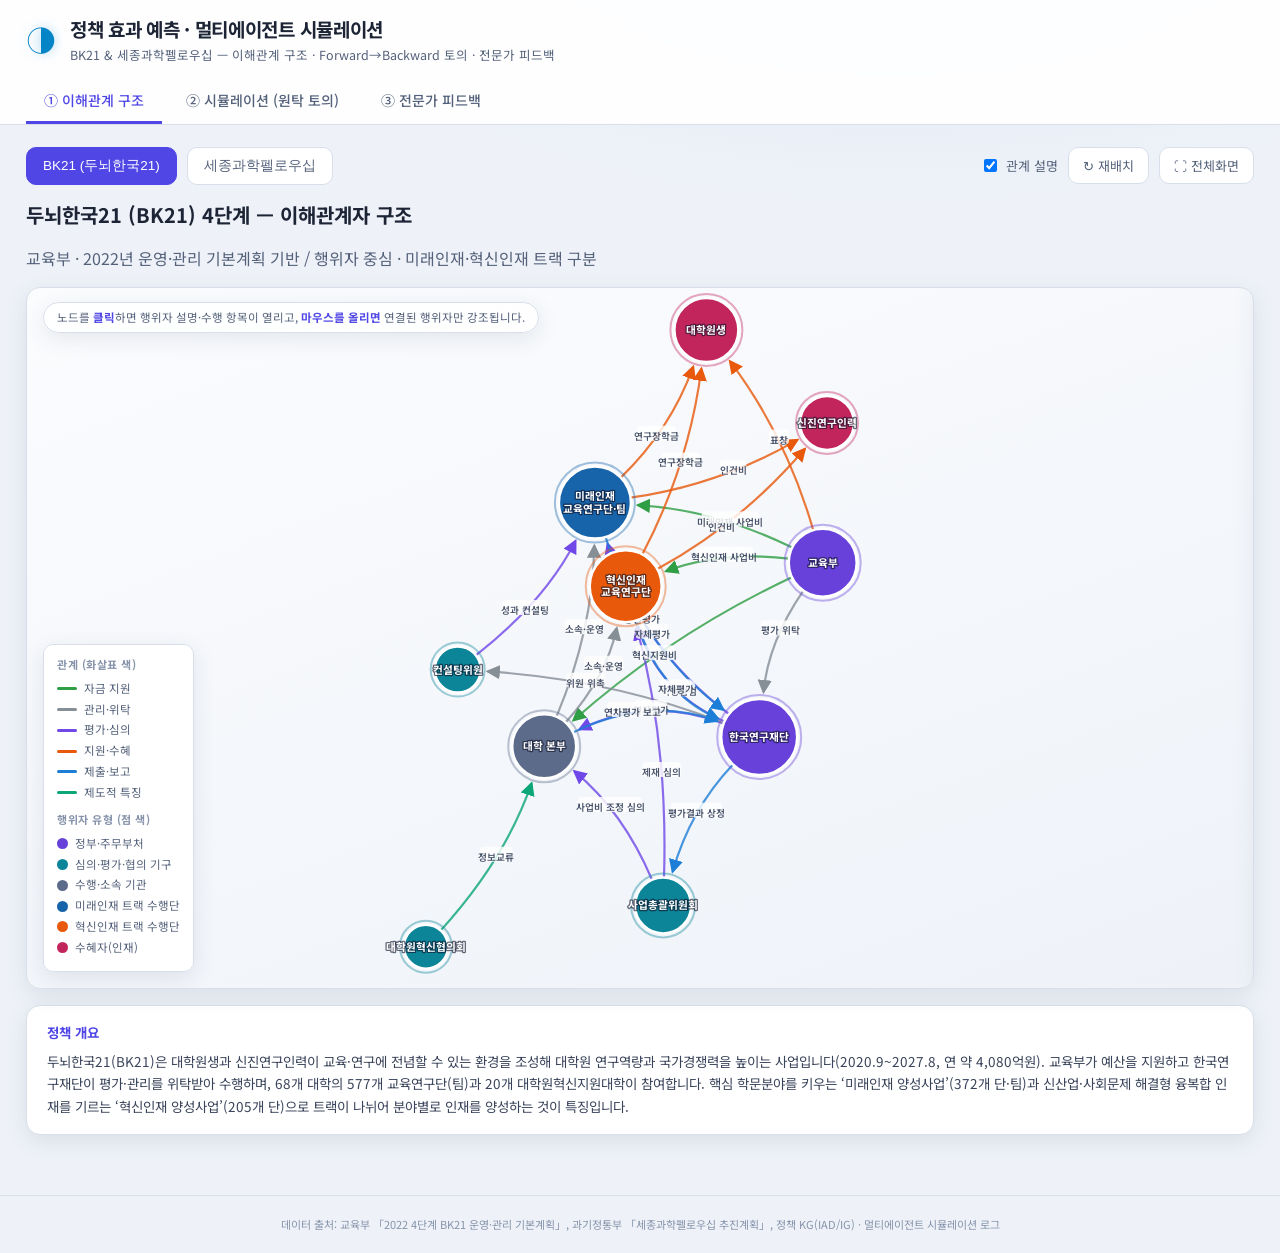
<file: web/index.html>
<!DOCTYPE html>
<html lang="ko">
<head>
<meta charset="UTF-8">
<meta name="viewport" content="width=device-width, initial-scale=1.0">
<title>정책 시뮬레이션 · 이해관계 시각화</title>
<link rel="preconnect" href="https://fonts.googleapis.com">
<link href="https://fonts.googleapis.com/css2?family=Noto+Sans+KR:wght@300;400;500;700;900&display=swap" rel="stylesheet">
<link rel="stylesheet" href="css/styles.css">
</head>
<body>
<header class="topbar">
  <div class="brand">
    <span class="logo">◑</span>
    <div>
      <h1>정책 효과 예측 · 멀티에이전트 시뮬레이션</h1>
      <p class="sub">BK21 &amp; 세종과학펠로우십 — 이해관계 구조 · Forward→Backward 토의 · 전문가 피드백</p>
    </div>
  </div>
  <nav class="tabs">
    <button class="tab active" data-tab="graph">① 이해관계 구조</button>
    <button class="tab" data-tab="sim">② 시뮬레이션 (원탁 토의)</button>
    <button class="tab" data-tab="feedback">③ 전문가 피드백</button>
  </nav>
</header>

<main>
  <!-- ============ TAB 1: KNOWLEDGE GRAPH ============ -->
  <section id="tab-graph" class="tab-panel active">
    <div class="panel-head">
      <div class="graph-switch">
        <button class="gbtn active" data-graph="bk21">BK21 (두뇌한국21)</button>
        <button class="gbtn" data-graph="ssf">세종과학펠로우십</button>
      </div>
      <div class="graph-controls">
        <label class="chk"><input type="checkbox" id="toggleLabels" checked> 관계 설명</label>
        <button id="replayGraph" class="ghost-btn">↻ 재배치</button>
        <button id="graphFull" class="ghost-btn">⛶ 전체화면</button>
      </div>
    </div>
    <div class="graph-meta">
      <h2 id="graphTitle"></h2>
      <p id="graphSubtitle" class="muted"></p>
    </div>
    <div class="graph-wrap">
      <svg id="graphSvg"></svg>
      <div class="legend" id="graphLegend"></div>
      <div class="hint-chip">노드를 <b>클릭</b>하면 행위자 설명·수행 항목이 열리고, <b>마우스를 올리면</b> 연결된 행위자만 강조됩니다.</div>
      <aside class="node-panel" id="nodePanel"></aside>
    </div>
    <div class="graph-overview" id="graphOverview"></div>
  </section>

  <!-- ============ TAB 2: SIMULATION ============ -->
  <section id="tab-sim" class="tab-panel">
    <div class="panel-head">
      <div class="sim-scenario">
        <div class="sim-policy" id="simPolicy"></div>
        <label>시나리오</label>
        <select id="scenarioSel"></select>
        <span class="pass-badge" id="passBadge">진행 방식: <b>Forward → Backward</b></span>
      </div>
    </div>

    <div class="sim-layout">
      <!-- left: round table -->
      <div class="table-col">
        <div class="roundtable-wrap">
          <svg id="tableSvg" viewBox="0 0 600 600"></svg>
          <div class="table-center" id="tableCenter">
            <div class="tc-phase" id="tcPhase">투입 · Inputs</div>
            <div class="tc-dir" id="tcDir">FORWARD ▸ 하향식 추정</div>
            <div class="tc-consensus" id="tcConsensus"></div>
          </div>
        </div>
        <div class="sim-controls">
          <button id="prevStep" class="ctrl">◂ 이전</button>
          <button id="playPause" class="ctrl primary">▶ 자동재생</button>
          <button id="nextStep" class="ctrl">다음 ▸</button>
        </div>
        <div class="step-caption" id="stepCaption"></div>
        <!-- forward -> backward U-turn flow map (below the round table) -->
        <div class="flow-label">전체 진행 흐름 <span class="muted-sm">(forward 전 과정 → backward 전 과정)</span></div>
        <div class="flow-map" id="flowMap"></div>
      </div>

      <!-- right: compact results + detail -->
      <div class="recon-col">
        <h3 id="reconTitle">이 단계의 결론</h3>
        <div id="reconPanel" class="recon-panel"></div>
        <div class="detail-box" id="detailBox"></div>
      </div>
    </div>
  </section>

  <!-- ============ TAB 3: FEEDBACK ============ -->
  <section id="tab-feedback" class="tab-panel">
    <div class="fb-head">
      <h2 class="fb-title" id="fbTitle"></h2>
      <p id="fbIntro" class="fb-intro"></p>
    </div>
    <div class="fb-layout">
      <aside class="fb-nav" id="fbNav"></aside>
      <div class="fb-checklist" id="fbChecklist"></div>
    </div>
    <p class="fb-basis" id="fbBasis"></p>
  </section>
</main>

<footer class="foot">
  <span>데이터 출처: 교육부 「2022 4단계 BK21 운영·관리 기본계획」, 과기정통부 「세종과학펠로우십 추진계획」, 정책 KG(IAD/IG) · 멀티에이전트 시뮬레이션 로그</span>
</footer>

<script src="js/graph.js"></script>
<script src="js/simulation.js"></script>
<script src="js/feedback.js"></script>
<script src="js/main.js"></script>
</body>
</html>
</file>
<file: web/css/styles.css>
:root{
  --bg:#eef2f8; --bg2:#e4e9f2; --panel:#ffffff; --panel2:#f3f6fb;
  --line:#d8dfea; --text:#1c2435; --muted:#54617a; --muted2:#8693aa;
  --accent:#4f46e5; --accent2:#0284c7; --good:#16a34a; --warn:#d97706; --bad:#dc2626;
  --radius:14px; --shadow:0 6px 22px rgba(40,55,90,.10);
}
*{box-sizing:border-box}
html,body{margin:0;padding:0}
body{
  font-family:'Noto Sans KR',system-ui,sans-serif;
  background:radial-gradient(1200px 600px at 70% -10%,#dde6f6 0%,var(--bg) 55%);
  color:var(--text); min-height:100vh; line-height:1.55;
}
h1,h2,h3{margin:0;font-weight:700}
.muted{color:var(--muted)} .muted-sm{color:var(--muted2);font-size:.78em;font-weight:400}

/* ---------- top bar ---------- */
.topbar{
  position:sticky;top:0;z-index:50;
  background:rgba(255,255,255,.92);backdrop-filter:blur(10px);
  border-bottom:1px solid var(--line);
  padding:14px 26px 0;
}
.brand{display:flex;align-items:center;gap:14px}
.logo{font-size:30px;color:var(--accent2);filter:drop-shadow(0 0 6px rgba(2,132,199,.3))}
.topbar h1{font-size:19px;letter-spacing:-.3px}
.sub{margin:2px 0 0;font-size:12.5px;color:var(--muted)}
.tabs{display:flex;gap:6px;margin-top:14px}
.tab{
  background:none;border:none;color:var(--muted);cursor:pointer;
  padding:11px 18px;font-size:14px;font-weight:500;font-family:inherit;
  border-bottom:3px solid transparent;transition:.18s;border-radius:8px 8px 0 0;
}
.tab:hover{color:var(--text);background:rgba(79,70,229,.05)}
.tab.active{color:var(--accent);border-bottom-color:var(--accent)}

main{max-width:1320px;margin:0 auto;padding:22px 26px 60px}
.tab-panel{display:none;animation:fade .35s}
.tab-panel.active{display:block}
@keyframes fade{from{opacity:0;transform:translateY(6px)}to{opacity:1}}

.panel-head{display:flex;justify-content:space-between;align-items:center;flex-wrap:wrap;gap:12px;margin-bottom:14px}
.ghost-btn,.ctrl{font-family:inherit}

/* ---------- graph tab ---------- */
.graph-switch,.graph-controls,.sim-scenario{display:flex;align-items:center;gap:10px}
.gbtn,.fbf{
  background:var(--panel);border:1px solid var(--line);color:var(--muted);
  padding:9px 16px;border-radius:10px;cursor:pointer;font-size:13.5px;font-weight:500;transition:.16s;
}
.gbtn:hover,.fbf:hover{border-color:var(--accent);color:var(--text)}
.gbtn.active,.fbf.active{background:var(--accent);border-color:var(--accent);color:#fff}
.chk{font-size:13px;color:var(--muted);display:flex;gap:6px;align-items:center;cursor:pointer}
.ghost-btn{background:var(--panel);border:1px solid var(--line);color:var(--muted);padding:8px 14px;border-radius:10px;cursor:pointer;font-size:13px}
.ghost-btn:hover{color:var(--text);border-color:var(--accent)}

.graph-meta{margin-bottom:10px}
.graph-meta h2{font-size:20px}
.note-box{
  margin:10px 0 0;padding:11px 15px;background:#eef4fb;border-left:3px solid var(--accent2);
  border-radius:8px;font-size:13.5px;color:#3a4965
}
.graph-wrap{position:relative;background:linear-gradient(160deg,#fbfcfe,#eef2f8);border:1px solid var(--line);border-radius:var(--radius);overflow:hidden;box-shadow:var(--shadow);height:78vh;min-height:560px}
#graphSvg{width:100%;height:100%;display:block;cursor:grab}
#graphSvg:active{cursor:grabbing}
.graph-wrap.fullscreen{position:fixed;inset:0;z-index:300;height:100vh;width:100vw;border-radius:0;border:none}
body.graph-full-open{overflow:hidden}
.legend{position:absolute;left:16px;bottom:16px;background:rgba(255,255,255,.93);border:1px solid var(--line);border-radius:10px;padding:11px 13px;font-size:11.5px;max-width:250px;backdrop-filter:blur(4px);box-shadow:var(--shadow);z-index:5}
.legend h4{font-size:11px;color:var(--muted2);text-transform:uppercase;letter-spacing:.5px;margin:0 0 7px}
.legend .lg-row{display:flex;align-items:center;gap:7px;margin:3px 0;color:var(--muted)}
.legend .lg-line{width:20px;height:3px;border-radius:2px;flex:none}
.legend .lg-dot{width:11px;height:11px;border-radius:50%;flex:none}
.hint-chip{position:absolute;top:14px;left:16px;background:rgba(255,255,255,.9);border:1px solid var(--line);border-radius:20px;padding:6px 13px;font-size:11.5px;color:var(--muted);box-shadow:var(--shadow);z-index:5}
.hint-chip b{color:var(--accent)}

/* svg graph elements */
.gnode{cursor:pointer}
.gnode circle{transition:stroke-width .15s,opacity .2s}
.gnode-label{font-size:10.7px;fill:#fff;pointer-events:none;font-weight:700;
  paint-order:stroke;stroke:rgba(15,20,42,.62);stroke-width:2.6px;stroke-linejoin:round}
.gnode.sel circle:nth-child(2){stroke:var(--text);stroke-width:3.5}
.gedge{transition:opacity .2s}
.gedge-label{font-size:9.7px;fill:#48536a;pointer-events:none;font-weight:600}
.gedge-bg{pointer-events:none}
.dim{opacity:.08}
.hl{opacity:1 !important;stroke-width:3 !important}

/* node inspector panel */
.node-panel{position:absolute;top:0;right:0;width:340px;max-width:86%;height:100%;
  background:#fff;border-left:1px solid var(--line);box-shadow:-8px 0 28px rgba(40,55,90,.14);
  padding:18px 20px 22px;overflow-y:auto;transform:translateX(105%);transition:transform .28s;z-index:15}
.node-panel.show{transform:translateX(0)}
.np-close{position:absolute;top:12px;right:14px;border:none;background:var(--panel2);color:var(--muted);
  width:28px;height:28px;border-radius:8px;font-size:18px;cursor:pointer;line-height:1}
.np-close:hover{background:#e7ecf4;color:var(--text)}
.np-grp{font-size:11.5px;font-weight:700;margin-bottom:6px}
.np-title{font-size:19px;margin:0}
.np-sub{font-size:12px;color:var(--muted);margin-top:2px}
.np-bullets{margin:14px 0 4px;padding-left:18px;display:flex;flex-direction:column;gap:6px}
.np-bullets li{font-size:13px;line-height:1.55;color:var(--text)}
.np-items-head{margin-top:16px;font-size:12.5px;font-weight:700;color:var(--text)}
.np-cat{margin-top:11px}
.np-cat-name{font-size:11px;font-weight:700}
.np-chips{display:flex;flex-wrap:wrap;gap:6px;margin-top:5px}
.np-chip{font-size:11.5px;background:var(--panel2);border:1px solid var(--line);border-left-width:3px;
  color:var(--text);padding:5px 10px;border-radius:8px;cursor:pointer;transition:.14s;font-family:inherit}
.np-chip:hover{background:#eef2fb}
.np-chip.active{background:#eef0fe;box-shadow:0 0 0 2px rgba(79,70,229,.18)}
.np-deontic{display:inline-block;background:var(--bad);color:#fff;font-size:9px;font-weight:700;
  padding:1px 5px;border-radius:6px;margin-right:5px;vertical-align:1px}
.np-deontic.sm{font-size:9px;margin-left:4px}
.np-detail{margin-top:14px;font-size:12.5px;line-height:1.6;color:var(--text);min-height:10px;
  padding:0 2px}
.np-detail:not(:empty){background:var(--panel2);border:1px solid var(--line);border-radius:10px;padding:11px 13px}

/* policy overview under graph */
.graph-overview{margin-top:16px;background:var(--panel);border:1px solid var(--line);border-radius:var(--radius);
  padding:16px 20px;box-shadow:var(--shadow)}
.graph-overview h4{font-size:13.5px;color:var(--accent);margin:0 0 7px}
.graph-overview p{margin:0;font-size:13.5px;line-height:1.7;color:#39435a}

/* ---------- simulation tab ---------- */
.pass-badge{margin-left:8px;font-size:12.5px;color:var(--muted);background:var(--panel2);padding:7px 13px;border-radius:20px;border:1px solid var(--line)}
.pass-badge b{color:var(--accent2)} .pass-badge i{color:var(--good);font-style:normal;font-size:11px}
.sim-policy{display:flex;gap:6px;margin-right:6px}
.spbtn{background:var(--panel);border:1px solid var(--line);color:var(--muted);padding:8px 14px;border-radius:9px;cursor:pointer;font-size:13px;font-weight:600;font-family:inherit;transition:.15s}
.spbtn:hover{border-color:var(--accent);color:var(--text)}
.spbtn.active{background:var(--accent);border-color:var(--accent);color:#fff}
.sim-scenario label{font-size:13px;color:var(--muted)}
#scenarioSel{background:var(--panel);color:var(--text);border:1px solid var(--line);border-radius:9px;padding:8px 12px;font-family:inherit;font-size:13px}

.sim-layout{display:grid;grid-template-columns:1.5fr .82fr;gap:20px}
@media(max-width:960px){.sim-layout{grid-template-columns:1fr}}

.phase-track{display:flex;gap:5px;margin-bottom:12px;flex-wrap:wrap}
.phase-pill{flex:1;min-width:90px;text-align:center;background:var(--panel);border:1px solid var(--line);border-radius:9px;padding:8px 6px;font-size:12px;color:var(--muted);position:relative;transition:.2s;cursor:pointer}
.phase-pill .pp-en{display:block;font-size:9.5px;color:var(--muted2);letter-spacing:.5px}
.phase-pill.done{border-color:#86d3a8;background:#edf9f1;color:#1f7a4a}
.phase-pill.active{background:var(--accent);border-color:var(--accent);color:#fff;box-shadow:0 4px 14px rgba(79,70,229,.3)}
.phase-pill.active .pp-en{color:#dfe0fb}
.phase-pill .pp-flag{position:absolute;top:-7px;right:-5px;font-size:10px;background:var(--warn);color:#fff;border-radius:10px;padding:1px 6px;font-weight:700}

.roundtable-wrap{position:relative;background:radial-gradient(circle at 50% 42%,#ffffff,#e7edf6);border:1px solid var(--line);border-radius:var(--radius);box-shadow:var(--shadow);aspect-ratio:1/1;max-height:660px;margin:0 auto;overflow:hidden}
#tableSvg{width:100%;height:100%;display:block}
.table-center{position:absolute;top:50%;left:50%;transform:translate(-50%,-50%);text-align:center;width:160px;pointer-events:none}
.tc-phase{font-size:14px;font-weight:700;color:var(--text)}
.tc-dir{font-size:10.5px;letter-spacing:1px;color:var(--accent);margin-top:3px;font-weight:700}
.tc-consensus{margin-top:8px;font-size:11px;color:var(--text)}

.sim-controls{display:flex;justify-content:center;gap:10px;margin-top:14px}
.ctrl{background:var(--panel);border:1px solid var(--line);color:var(--text);padding:10px 18px;border-radius:10px;cursor:pointer;font-size:13.5px;transition:.15s}
.ctrl:hover{border-color:var(--accent)}
.ctrl.primary{background:var(--accent);border-color:var(--accent);color:#fff;font-weight:500}
.ctrl:disabled{opacity:.4;cursor:default}
.step-caption{margin-top:12px;text-align:center;font-size:13px;color:var(--muted);min-height:20px}

/* seat + bubble */
.seat-g text.seat-name{font-size:12px;font-weight:700;fill:var(--text)}
.seat-g text.seat-role{font-size:9.5px}
.bubble{position:absolute;background:#fff;color:#1a2235;border-radius:12px;padding:10px 12px;font-size:11.5px;max-width:248px;box-shadow:0 8px 22px rgba(40,55,90,.22);border:1px solid var(--line);opacity:0;transform:scale(.8);transition:.25s;z-index:10;line-height:1.45}
.bubble.show{opacity:1;transform:scale(1)}
.bubble .b-name{font-weight:700;font-size:12px;color:#16203a;margin-bottom:5px}
.bubble .b-role{font-weight:500;font-size:10px;color:var(--muted)}
.bubble .b-chips{display:flex;flex-wrap:wrap;gap:4px}
.pchip{display:inline-block;white-space:nowrap;background:#f1f4fa;border:1px solid var(--line);border-radius:7px;padding:2px 7px;font-size:10.5px;color:#46556f}
.pchip b{color:#16203a;font-weight:700}
.pchip.hot{background:#fff3e0;border-color:#f0a93c;color:#9a5b00}
.pchip.hot b{color:#9a5b00}
.bubble.outlier{border:2px solid var(--warn)}
.bubble .b-flag{display:inline-block;background:var(--warn);color:#fff;font-size:9px;font-weight:700;padding:1px 6px;border-radius:8px;margin-bottom:5px}

/* reconciliation panel */
.recon-col h3{font-size:15px;margin-bottom:10px}
.recon-panel{display:flex;flex-direction:column;gap:11px}
.recon-card{background:var(--panel);border:1px solid var(--line);border-radius:12px;padding:13px 15px;box-shadow:var(--shadow)}
.recon-card .rc-top{display:flex;justify-content:space-between;align-items:baseline;gap:8px}
.rc-label{font-size:13.5px;font-weight:500}
.rc-final{font-size:16px;font-weight:700;color:var(--text)}
.rc-final small{font-size:11px;color:var(--muted);font-weight:400}
.rc-bars{margin-top:9px;display:flex;flex-direction:column;gap:5px}
.rc-bar-row{display:flex;align-items:center;gap:8px;font-size:11px}
.rc-bar-row .rc-tag{width:62px;color:var(--muted);flex:none}
.rc-track{flex:1;height:8px;background:#e7ecf4;border-radius:5px;overflow:hidden}
.rc-fill{height:100%;border-radius:5px;transition:width .5s}
.rc-fill.fwd{background:var(--accent2)} .rc-fill.bwd{background:#9333ea}
.rc-bar-row .rc-num{width:64px;text-align:right;color:var(--text);font-variant-numeric:tabular-nums}
.rc-consist{margin-top:9px;display:flex;align-items:center;gap:8px;font-size:11.5px;flex-wrap:wrap}
.consist-pill{padding:2px 9px;border-radius:12px;font-weight:700;font-size:11px}
.consist-pill.high{background:#e3f7ea;color:#15803d}
.consist-pill.mid{background:#fdf0db;color:#b45309}
.consist-pill.low{background:#fde4e4;color:#c2261f}
.consensus-note{margin-top:14px;padding:13px 15px;background:var(--panel2);border:1px solid var(--line);border-radius:12px;font-size:12.5px;color:var(--muted);line-height:1.65}
.consensus-note b{color:var(--text)}

/* ----- forward->backward U-turn flow map ----- */
.flow-label{margin:18px 0 7px;font-size:13px;font-weight:700;color:var(--text)}
.flow-map{background:var(--panel);border:1px solid var(--line);border-radius:var(--radius);padding:12px 16px;box-shadow:var(--shadow)}
.flow-row{display:flex;align-items:stretch;gap:10px}
.flow-row + .flow-row{margin-top:8px}
.flow-tag{flex:none;width:118px;display:flex;flex-direction:column;justify-content:center;align-items:center;
  border-radius:9px;font-size:12px;font-weight:700;color:#fff}
.flow-tag small{font-size:9.5px;font-weight:500;opacity:.9}
.flow-tag.fwd{background:var(--accent2)} .flow-tag.bwd{background:#9333ea}
.flow-cells{flex:1;display:flex;align-items:center;gap:4px}
.flow-cells.reverse{flex-direction:row}
.flow-cell{flex:1;text-align:center;border:1px solid var(--line);background:var(--panel2);border-radius:8px;
  padding:7px 4px;cursor:pointer;transition:.18s;position:relative}
.flow-cell .fc-ko{display:block;font-size:12px;font-weight:600;color:var(--muted)}
.flow-cell .fc-en{display:block;font-size:9px;color:var(--muted2);letter-spacing:.4px}
.flow-cell.done{background:#edf9f1;border-color:#9ad6b4}
.flow-cell.done .fc-ko{color:#1f7a4a}
.flow-cell.active{background:var(--accent);border-color:var(--accent);box-shadow:0 4px 13px rgba(79,70,229,.32);transform:translateY(-1px)}
.flow-cell.active .fc-ko,.flow-cell.active .fc-en{color:#fff}
.flow-arrow{flex:none;color:var(--muted2);font-size:11px}
.flow-cells.reverse .flow-arrow{transform:scaleX(-1)}
.flow-uturn{flex:none;width:30px;display:flex;align-items:center;justify-content:center;font-size:26px;color:#9333ea;font-weight:700}
.flow-uturn.ghost{visibility:hidden}

/* ----- compact result rows ----- */
.recon-panel{display:flex;flex-direction:column;gap:7px}
.vrow{background:var(--panel);border:1px solid var(--line);border-radius:9px;padding:8px 12px;transition:.15s}
.vrow.clickable{cursor:pointer}
.vrow.clickable:hover{border-color:var(--accent);background:#fbfbff}
.vrow.open{border-color:var(--accent);box-shadow:0 0 0 2px rgba(79,70,229,.14)}
.vrow-main{display:flex;justify-content:space-between;align-items:baseline;gap:8px}
.vrow-label{font-size:13px;font-weight:600}
.vrow-dis{font-size:10px;background:#fdecdc;color:#b45309;border-radius:8px;padding:1px 7px;font-weight:700;margin-left:4px}
.vrow-val{font-size:15px;font-weight:700;color:var(--text);font-variant-numeric:tabular-nums}
.vrow-meta{display:flex;align-items:center;gap:7px;margin-top:4px;flex-wrap:wrap}
.vm{font-size:10.5px;padding:1px 7px;border-radius:7px;font-variant-numeric:tabular-nums}
.vm.fwd{background:#e6f3fb;color:#0369a1} .vm.bwd{background:#f1e9fe;color:#7c3aed}
.consist-pill{padding:1px 8px;border-radius:11px;font-weight:700;font-size:10.5px}
.consist-pill.high{background:#e3f7ea;color:#15803d}
.consist-pill.mid{background:#fdf0db;color:#b45309}
.consist-pill.low{background:#fde4e4;color:#c2261f}

/* ----- detail / dissent box ----- */
.detail-box{margin-top:12px;background:var(--panel2);border:1px solid var(--line);border-radius:12px;padding:13px 15px}
.db-head{font-size:12.5px;font-weight:700;color:var(--text);display:flex;justify-content:space-between;align-items:center;gap:8px;margin-bottom:7px}
.db-back{border:none;background:none;color:var(--accent);font-size:11.5px;cursor:pointer;font-family:inherit;padding:0}
.db-back:hover{text-decoration:underline}
.db-text{margin:0;font-size:12.5px;line-height:1.7;color:var(--muted)}
.dis-list{display:flex;flex-direction:column;gap:8px}
.dis-item{background:#fff;border:1px solid var(--line);border-left:3px solid var(--warn);border-radius:9px;padding:9px 11px}
.dis-head{display:flex;align-items:center;gap:7px;flex-wrap:wrap;font-size:12.5px}
.dis-type{font-size:10px;background:var(--panel2);border:1px solid var(--line);color:var(--muted);padding:1px 7px;border-radius:7px}
.dis-dir{font-size:11px;color:#b45309;font-weight:600}
.dis-persona{margin-top:5px;font-size:11.5px;color:#46556f;line-height:1.55}
.dis-reason{margin-top:7px;font-size:11.5px;color:#33405a;line-height:1.6;background:#f6f8fc;border:1px solid var(--line);border-radius:8px;padding:8px 10px}
.dis-reason-tag{display:block;font-size:10px;font-weight:700;color:var(--accent);margin-bottom:3px}
.dis-note{margin-top:9px;font-size:11.5px;color:var(--muted);line-height:1.6}
.db-sub{margin-top:11px;font-size:12px;font-weight:700;color:var(--text)}
.db-quote{margin:6px 0 0;padding:9px 12px;border-left:3px solid var(--accent2);background:var(--panel);border-radius:6px;font-size:11.5px;color:#46556f;line-height:1.6}
.src-orig{display:block;margin-top:6px;font-size:10px;color:var(--muted2);line-height:1.5;font-style:italic}

/* ---------- feedback tab ---------- */
.fb-title{font-size:18px;margin-bottom:10px}
.fb-intro{font-size:13.5px;color:#3a4965;background:#eef4fb;border-left:3px solid var(--accent);padding:12px 16px;border-radius:8px;margin:0 0 16px}
.fb-layout{display:grid;grid-template-columns:268px 1fr;gap:18px;align-items:start}
@media(max-width:820px){.fb-layout{grid-template-columns:1fr}}

.fb-nav{display:flex;flex-direction:column;gap:8px;position:sticky;top:96px}
.fbnav-item{text-align:left;background:var(--panel);border:1px solid var(--line);border-radius:11px;
  padding:12px 14px;cursor:pointer;font-family:inherit;transition:.15s;border-left:3px solid transparent}
.fbnav-item:hover{border-color:var(--accent);background:#fbfbff}
.fbnav-item.active{border-color:var(--accent);border-left-color:var(--accent);background:#f3f2fe;box-shadow:var(--shadow)}
.fbnav-top{display:flex;justify-content:space-between;align-items:center;gap:8px}
.fbnav-name{font-size:14px;font-weight:700;color:var(--text)}
.fbnav-bumun{display:inline-block;font-size:9.5px;font-weight:700;color:#fff;background:var(--accent2);border-radius:6px;padding:1px 6px;margin-right:6px;vertical-align:1.5px}
.fbck-bumun{display:inline-block;font-size:11px;font-weight:700;color:#fff;background:var(--accent2);border-radius:7px;padding:2px 8px;margin-right:8px;vertical-align:2px}
.fbnav-count{font-size:11px;font-weight:700;color:var(--muted);background:var(--panel2);border:1px solid var(--line);
  padding:1px 8px;border-radius:11px;font-variant-numeric:tabular-nums}
.fbnav-item.active .fbnav-count{color:var(--accent);border-color:var(--accent)}
.fbnav-short{font-size:11.5px;color:var(--muted);margin-top:5px;line-height:1.45}

.fb-checklist{background:var(--panel);border:1px solid var(--line);border-radius:var(--radius);padding:18px 22px;box-shadow:var(--shadow);min-height:300px}
.fbck-head{display:flex;align-items:baseline;gap:12px;flex-wrap:wrap;padding-bottom:12px;border-bottom:1px solid var(--line)}
.fbck-head h3{font-size:17px}
.fbck-desc{font-size:12.5px;color:var(--muted)}
.fbck-list{list-style:none;margin:6px 0 0;padding:0}
.fbck-item{display:flex;gap:13px;padding:15px 4px;border-bottom:1px solid var(--line);align-items:flex-start}
.fbck-item:last-child{border-bottom:none}
.fbck-box{flex:none;width:22px;height:22px;border-radius:6px;background:#fff;border:1.5px solid var(--line);
  color:var(--good);display:flex;align-items:center;justify-content:center;font-size:13px;font-weight:800;
  cursor:pointer;margin-top:1px;transition:.14s}
.fbck-box:hover{border-color:var(--good)}
.fbck-item.checked .fbck-box{background:#e7f7ee;border-color:var(--good)}
.fbck-item.checked .fbck-title{text-decoration:line-through;color:var(--muted)}
.fbck-body{flex:1}
.fbck-titlerow{display:flex;align-items:center;gap:9px;flex-wrap:wrap;margin-bottom:5px}
.fbck-title{font-size:14px;font-weight:700;color:var(--text)}
.target-tag{font-size:10px;padding:2px 8px;border-radius:7px;border:1px solid var(--line);color:var(--muted)}
.target-tag.kg{border-color:#a5b0e8;color:#4f46e5}
.target-tag.sim{border-color:#8ecbe8;color:#0369a1}
.fbck-text{font-size:13px;line-height:1.65;color:#34405a}
.fb-basis{margin-top:16px;font-size:11.5px;color:var(--muted2);line-height:1.6}

.foot{text-align:center;font-size:11px;color:var(--muted2);padding:20px;border-top:1px solid var(--line)}
</file>
